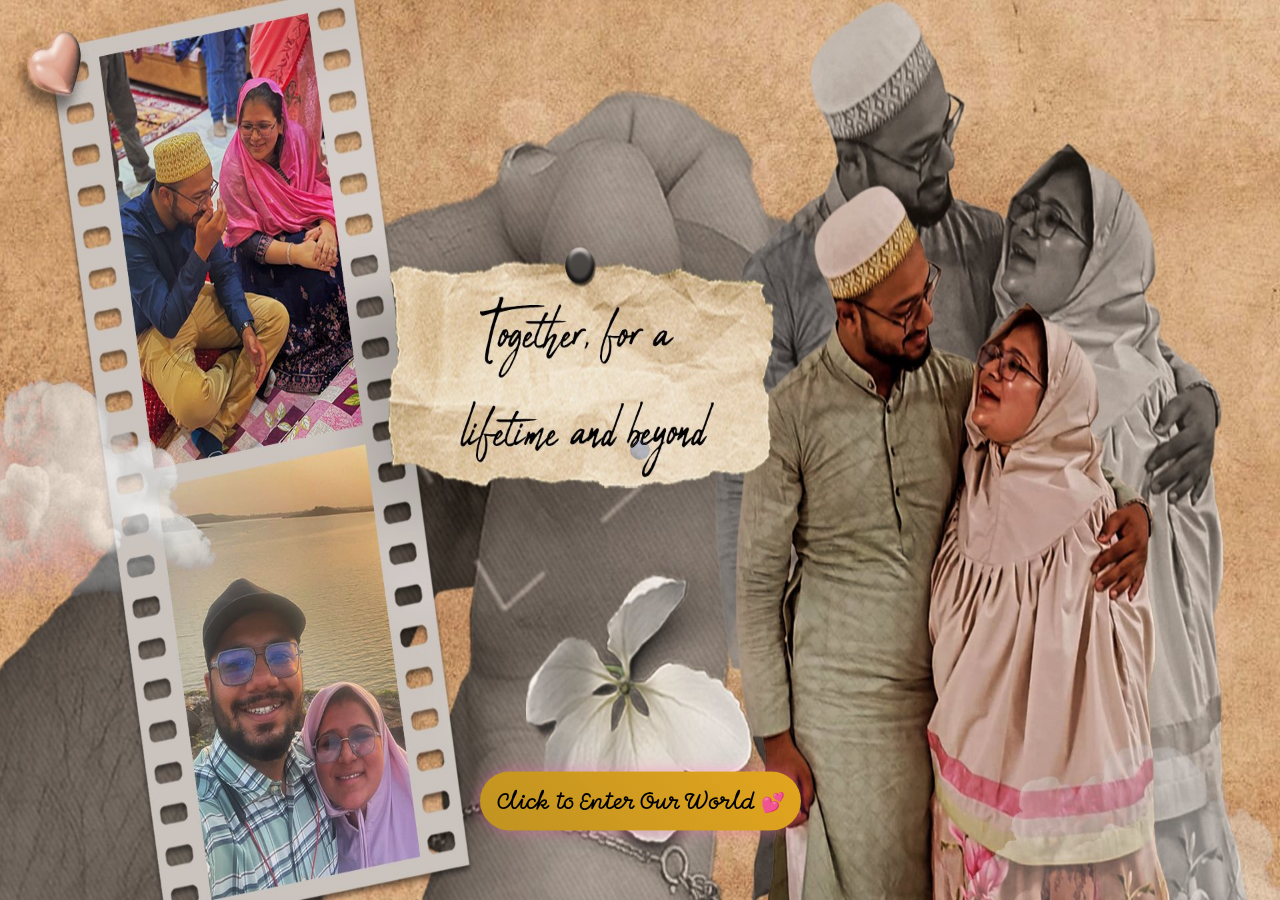
<file: index.html>
<!DOCTYPE html>
<html lang="en">

<head>
    <meta charset="UTF-8">
    <meta name="viewport" content="width=device-width, initial-scale=1.0">
    <title>Happy Birthday Abbas💖</title>
    <script src="https://cdnjs.cloudflare.com/ajax/libs/gsap/3.12.2/gsap.min.js"></script>
    <link rel="stylesheet" href="style.css">
<link rel="preconnect" href="https://fonts.googleapis.com">
<link rel="preconnect" href="https://fonts.gstatic.com" crossorigin>
<link href="https://fonts.googleapis.com/css2?family=Cedarville+Cursive&family=Momo+Signature&display=swap"
    rel="stylesheet">
</head>

<body>
    <div class="cursor"></div>
    <button class="cta-button">Click to Enter Our World 💕</button>
    <script src="script.js">
    </script>
</body>

</html>
</file>
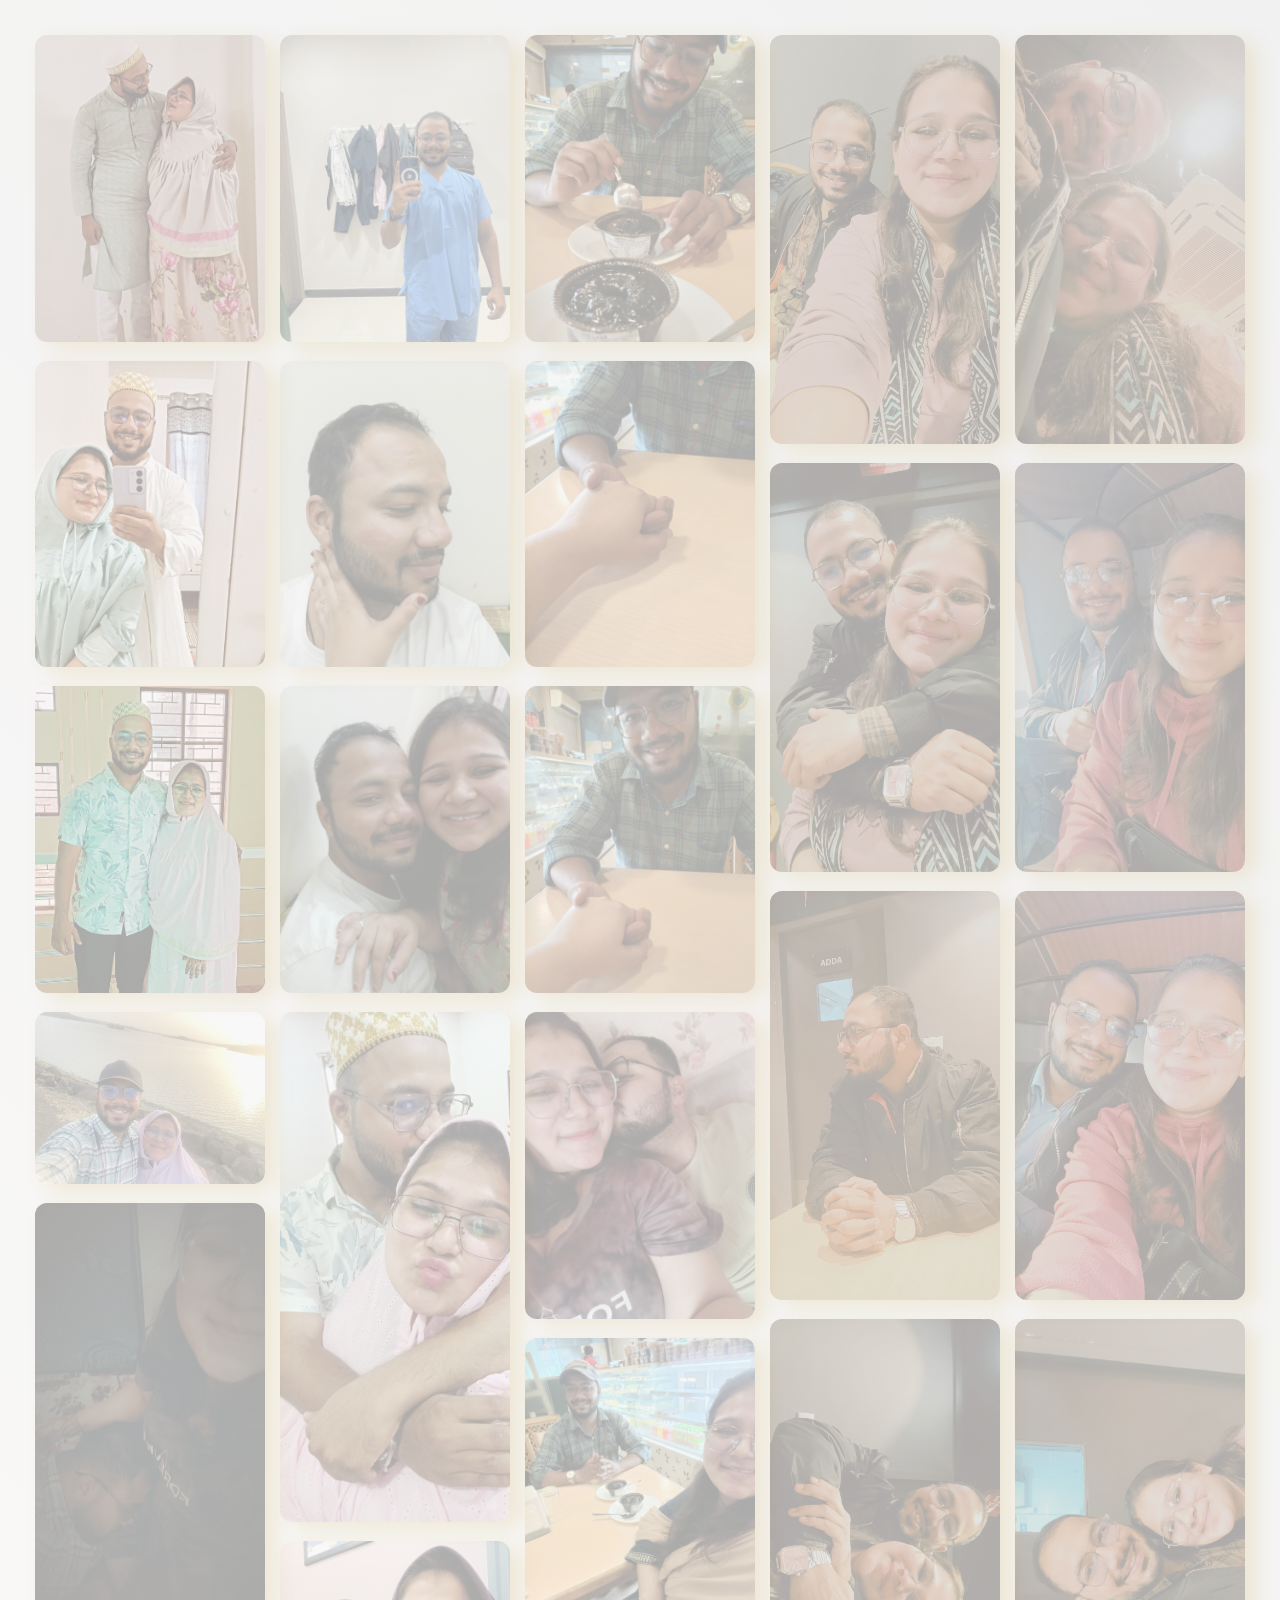
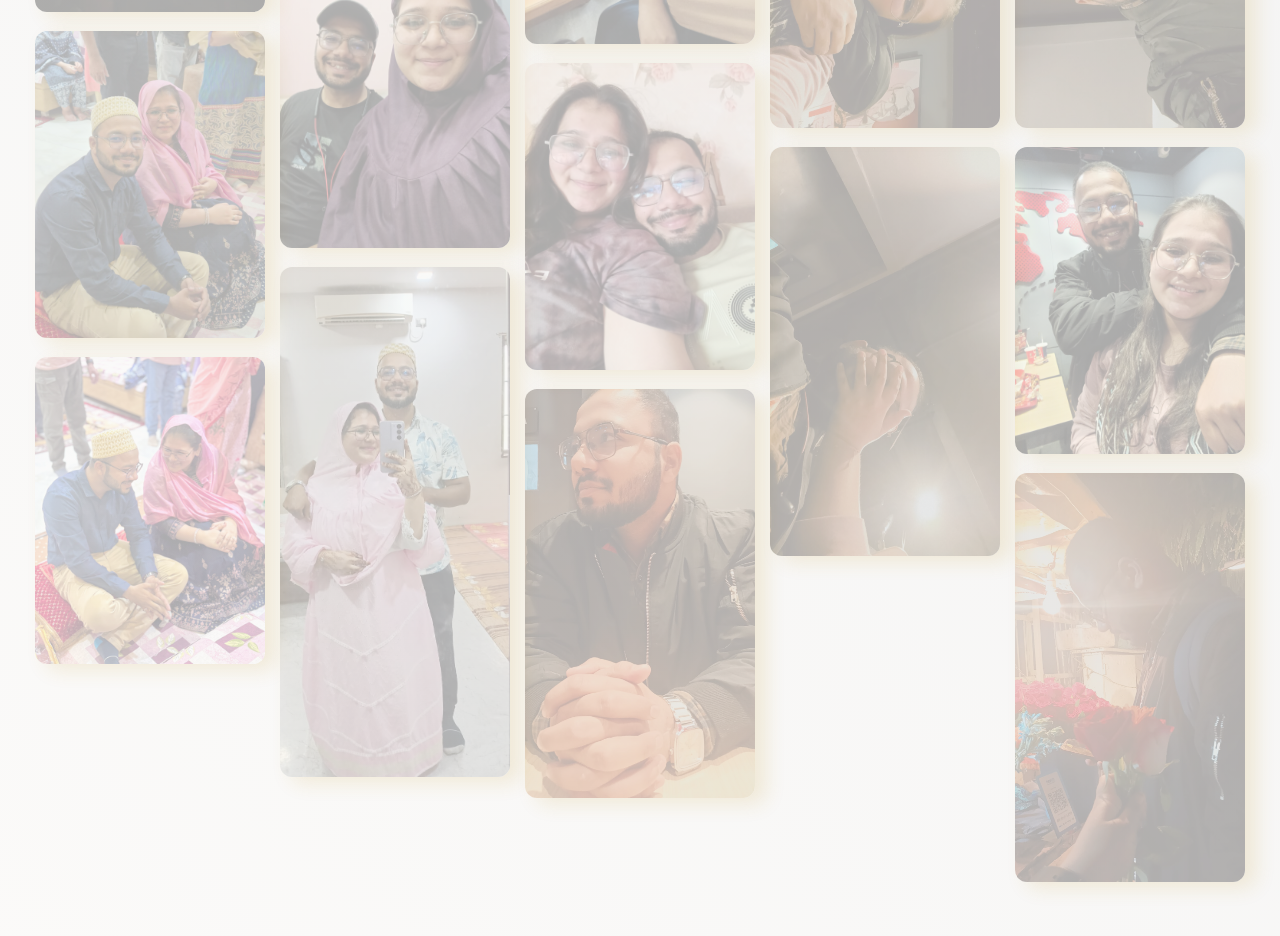
<file: gallery.html>
<!DOCTYPE html>
<html lang="en">

<head>
    <meta charset="UTF-8">
    <meta name="viewport" content="width=device-width, initial-scale=1.0">
    <title>Our Memories</title>
    <link rel="stylesheet" href="./gallery.css">
</head>

<body>
    <div id="gallery">
        <img src="./assests//one.jpeg" alt="">
        <img src="./assests/two.jpeg" alt="">
        <img src="./assests/three.jpeg" alt="">
        <img src="./assests/four.jpeg" alt="">
        <img src="./assests/five.jpeg" alt="">
        <img src="./assests/six.jpeg" alt="">
        <img src="./assests/seven.jpeg" alt="">
        <img src="./assests/eight.jpeg" alt="">
        <img src="./assests/nine.jpeg" alt="">
        <img src="./assests/ten.jpeg" alt="">
        <img src="./assests/eleven.jpeg" alt="">
        <img src="./assests/twelve.jpeg" alt="">
        <img src="./assests/thirteen.jpeg" alt="">
        <img src="./assests/fourteen.jpeg" alt="">
        <img src="./assests/fifteen.jpeg" alt="">
        <img src="./assests/sixteen.jpeg" alt="">
        <img src="./assests/seventeen.jpeg" alt="">
        <img src="./assests/eighteen.jpeg" alt="">
        <img src="./assests/ninteen.jpeg" alt="">
        <img src="./assests/twenty.jpeg" alt="">
        <img src="./assests/twenty-one.jpeg" alt="">
        <img src="./assests/twenty-two.jpeg" alt="">
        <img src="./assests/twenty-three.jpeg" alt="">
        <img src="./assests/twenty-four.jpeg" alt="">
        <img src="./assests/twenty-five.jpeg" alt="">
        <img src="./assests/twenty-six.jpeg" alt="">
        <img src="./assests/twenty-seven.jpeg" alt="">
        <img src="./assests/twenty-eight.jpeg" alt="">
        <img src="./assests/twenty-nine.jpeg" alt="">
        <img src="./assests/thirty.jpeg" alt="">
        <img src="./assests/thirty-one.jpeg" alt="">
    </div>
</body>

</html>
</file>
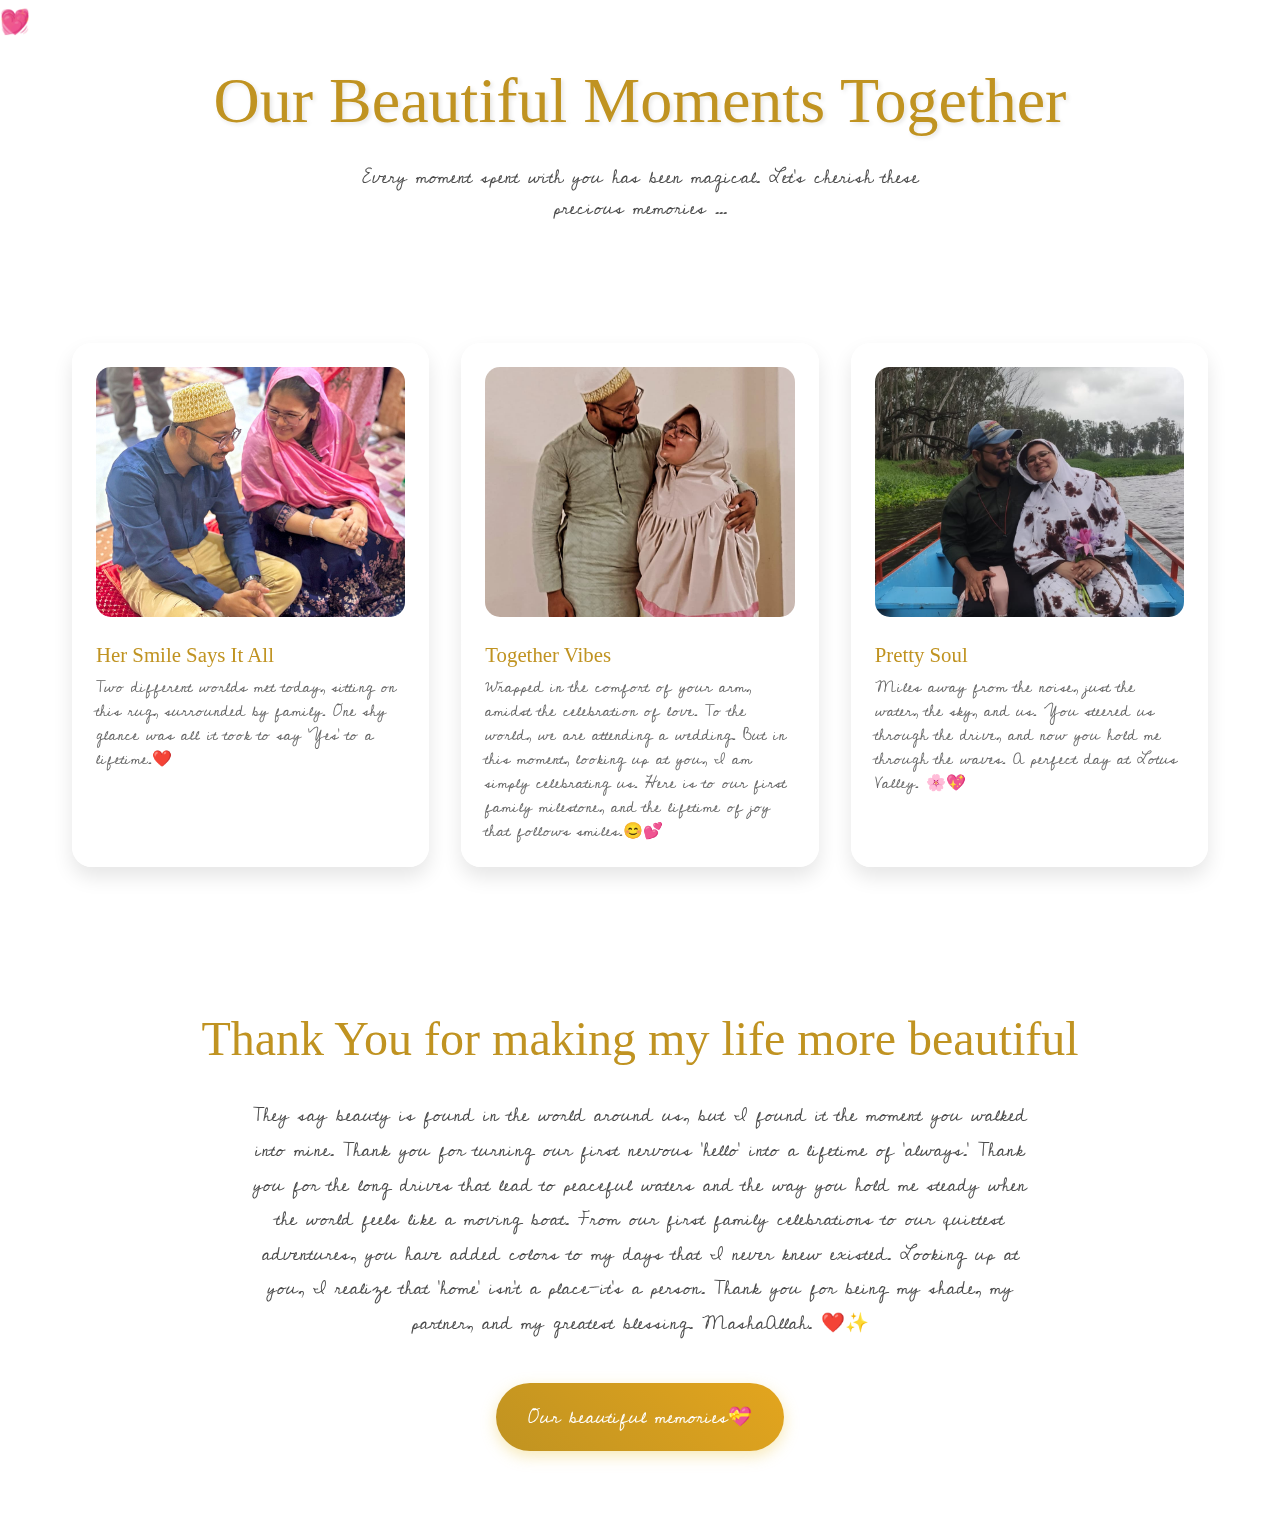
<file: last.html>
<!DOCTYPE html>
<html lang="en">

<head>
    <meta charset="UTF-8">
    <meta name="viewport" content="width=device-width, initial-scale=1.0">
    <title>Our Beautiful Memories ✨</title>
   <link rel="stylesheet" href="./last.css">
<script src="https://cdnjs.cloudflare.com/ajax/libs/gsap/3.12.2/gsap.min.js"></script>
<link rel="preconnect" href="https://fonts.googleapis.com">
<link rel="preconnect" href="https://fonts.gstatic.com" crossorigin>
<link href="https://fonts.googleapis.com/css2?family=Cedarville+Cursive&family=Momo+Signature&display=swap"
    rel="stylesheet">
</head>

<body>
    <div class="magic-sparkles"></div>
    <div class="floating-hearts">
        <!-- Hearts will be generated via CSS -->
        <div class="heart" style="--float-duration: 6s; --delay: 0s; --translate-x: 20px;">💝</div>
        <div class="heart" style="--float-duration: 8s; --delay: 1s; --translate-x: -30px;">💖</div>
        <div class="heart" style="--float-duration: 7s; --delay: 2s; --translate-x: 40px;">💗</div>
        <div class="heart" style="--float-duration: 9s; --delay: 3s; --translate-x: -20px;">💓</div>
        <div class="heart" style="--float-duration: 5s; --delay: 4s; --translate-x: 30px;">💕</div>
    </div>

    <section class="welcome">
        <h1>Our Beautiful Moments Together</h1>
        <p>Every moment spent with you has been magical. Let's cherish these precious memories ...</p>
    </section>

    <div class="memory-container">
        <div class="memory-card">
            <img src="./Front-one.jpeg" alt="First Date" class="memory-img">
            <div class="memory-date">Her Smile Says It All</div>
            <div class="memory-caption">Two different worlds met today, sitting on this rug, surrounded by family. One shy glance was all it took to say 'Yes'
            to a lifetime.❤️</div>
        </div>
        <div class="memory-card">
            <img src="./Front-second.jpeg" alt="Beach Day" class="memory-img">
            <div class="memory-date">Together Vibes</div>
            <div class="memory-caption">Wrapped in the comfort of your arm, amidst the celebration of love.
            To the world, we are attending a wedding.
            But in this moment, looking up at you, I am simply celebrating us.
            Here is to our first family milestone, and the lifetime of joy that follows
                smiles.😊💕</div>
        </div>
        <div class="memory-card">
            <img src="./Front-third.jpeg" alt="Movie Night" class="memory-img">
            <div class="memory-date">Pretty Soul</div>
            <div class="memory-caption">Miles away from the noise, just the water, the sky, and us.
            You steered us through the drive, and now you hold me through the waves.
            A perfect day at Lotus Valley. 🌸💖</div>
        </div>

    </div>

    <section class="final-message">
        <h2>Thank You for making my life more beautiful</h2>
        <p>They say beauty is found in the world around us, but I found it the moment you walked into mine.
        Thank you for turning our first nervous 'hello' into a lifetime of 'always.' Thank you for the long drives that lead to
        peaceful waters and the way you hold me steady when the world feels like a moving boat.
        From our first family celebrations to our quietest adventures, you have added colors to my days that I never knew
        existed. Looking up at you, I realize that 'home' isn't a place—it’s a person.
        Thank you for being my shade, my partner, and my greatest blessing. MashaAllah. ❤️✨</p>
        <a href="./gallery.html" class="goodbye-btn">Our beautiful memories💝</a>
    </section>
</body>

</html>
</file>
<file: style.css>
* {
    margin: 0;
    padding: 0;
    box-sizing: border-box;
    cursor: none;
     font-family: "Momo Signature", cursive;
  font-weight: 400;
  font-style: normal;
}

body {
    min-height: 100vh;
    display: flex;
    flex-direction: column;
    align-items: center;
    justify-content: center;
    /* background: linear-gradient(-45deg, #cfb251b0, #a38e32, #3f3219ad, #b0a20cda); */
    /* background-color: rgba(113, 86, 27, 0.523); */
    background-image: url(./Zain\ mampsd.jpg);
    background-size: 100% 100%;
    animation: gradientBG 15s ease infinite;
    font-family: 'Arial Rounded MT Bold', Arial, sans-serif;
    overflow: hidden;
    position: relative;
}

.cursor {
    width: 20px;
    height: 20px;
    background: rgb(56, 40, 7);
    border-radius: 50%;
    position: fixed;
    pointer-events: none;
    mix-blend-mode: difference;
    transition: transform 0.2s;
}

.cta-button {
    position: absolute;
    bottom: 3rem;
    padding: 1rem 1rem;
    font-size: 1.2rem;
    background: linear-gradient(45deg, #c09321, #e3a51e);
    border: none;
    border-radius: 50px;
    color: black;
    cursor: pointer;
    box-shadow: 0 0 15px rgba(255, 105, 180, 0.5);
    transition: transform 0.3s, box-shadow 0.3s;
    opacity: 0;
}

.cta-button:hover {
    transform: scale(1.1);
    box-shadow: 0 0 25px rgba(255, 105, 180, 0.7);
}

.floating {
    position: absolute;
    pointer-events: none;
    opacity: 0;
}

@keyframes gradientBG {
    0% { background-position: 0% 50%; }
    50% { background-position: 100% 50%; }
    100% { background-position: 0% 50%; }
}

@media (max-width: 768px) {
      body{
        background-size: cover;
    }
    h1 { font-size: 2rem; }
    .greeting { font-size: 1.2rem; }
    .cta-button { font-size: 1rem; }
  
}
</file>
<file: gallery.css>
* {
  margin: 0;
  padding: 0;
  box-sizing: border-box;
}

body {
  min-height: 100vh;
    background: linear-gradient(45deg, #f6f4f175, #f1f1f1);
  padding: 20px;
}

/* ===== GALLERY ===== */
#gallery {
  width: 100%;
  max-width: 1400px;
  margin: auto;

  column-count: 5;
  column-gap: 15px;

  border-radius: 12px;
  padding: 15px;
}

/* ===== IMAGES ===== */
#gallery img {
  width: 100%;
  margin-bottom: 15px;
  border-radius: 12px;
  cursor: pointer;
  break-inside: avoid;
  object-fit: cover;

  opacity: 0.3;
  transition: transform 5s ease, opacity 0.4s ease, box-shadow 0.4s ease;
  cursor: pointer;
  box-shadow: 11px 6px 20px rgba(192, 147, 33, 0.5);
}

#gallery img:hover {
  opacity: 1;
  transform: scale(1.07);
  box-shadow: 3px 3px 7px 3pxrgba(192, 147, 33, 0.5);
}

/* ===== TABLET ===== */
@media (max-width: 1024px) {
  #gallery {
    column-count: 4;
  }
}

/* ===== MOBILE ===== */
@media (max-width: 768px) {
  #gallery {
    column-count: 3;
  }
}

@media (max-width: 480px) {
  #gallery {
    column-count: 2;
    padding: 10px;
  }
}
</file>
<file: last.css>
* {
    margin: 0;
    padding: 0;
    box-sizing: border-box;
    font-family: "Cedarville Cursive", cursive;
    font-weight: 400;
    font-style: normal;
}

body {
    min-height: 100vh;
    /* background: linear-gradient(135deg,
            #ffd1dc 0%,
            #e6e6fa 25%,
            #ffefd5 50%,
            #e6e6fa 75%,
            #ffd1dc 100%); */
    background-size: 400% 400%;
    animation: gradientFlow 15s ease infinite;
    font-family: 'Quicksand', sans-serif;
    overflow-x: hidden;
    color: #4a4a4a;
}

@keyframes gradientFlow {
    0% {
        background-position: 0% 50%;
    }

    50% {
        background-position: 100% 50%;
    }

    100% {
        background-position: 0% 50%;
    }
}

/* Enhanced Sparkle Effect */
.magic-sparkles {
    position: fixed;
    top: 0;
    left: 0;
    width: 100%;
    height: 100%;
    pointer-events: none;
    z-index: 1;
}

.sparkle {
    position: absolute;
    width: 6px;
    height: 6px;
    border-radius: 50%;
    background-color: white;
    animation: twinkle var(--duration, 4s) ease-in-out infinite;
    opacity: 0;
}

@keyframes twinkle {

    0%,
    100% {
        opacity: 0;
        transform: scale(0.5);
    }

    50% {
        opacity: 0.8;
        transform: scale(1);
    }
}

/* Generate 50 sparkles with different positions and animations */
.magic-sparkles::before,
.magic-sparkles::after {
    content: '';
    position: absolute;
    width: 100%;
    height: 100%;
    background-image: radial-gradient(circle, white 1px, transparent 1px);
    background-size: 50px 50px;
    animation: sparkleLayer 8s linear infinite;
    opacity: 0.5;
}

.magic-sparkles::after {
    animation-delay: -4s;
    transform: rotate(45deg);
}

@keyframes sparkleLayer {
    0% {
        transform: translateY(0);
    }

    100% {
        transform: translateY(-50px);
    }
}

/* Floating Hearts */
.floating-hearts {
    position: fixed;
    width: 100%;
    height: 100%;
    pointer-events: none;
    z-index: 2;
}

.heart {
    position: absolute;
    font-size: 1.5rem;
    color: rgba(255, 105, 180, 0.6);
    animation: floatHeart var(--float-duration, 6s) ease-in-out infinite;
    animation-delay: var(--delay, 0s);
}

@keyframes floatHeart {
    0% {
        transform: translate(0, 100vh) rotate(0deg);
    }

    100% {
        transform: translate(var(--translate-x, 0), -100vh) rotate(360deg);
    }
}

/* Welcome Section */
.welcome {
    text-align: center;
    padding: 4rem 2rem;
    position: relative;
    z-index: 3;
}

.welcome h1 {
    font-family: 'Dancing Script', cursive;
    font-size: 4rem;
    color: #c09321;
    text-shadow: 2px 2px 4px rgba(0, 0, 0, 0.1);
    animation: fadeInScale 2s ease;
}

.welcome p {
    font-size: 1.2rem;
    max-width: 600px;
    margin: 1.5rem auto;
    line-height: 1.6;
    animation: fadeIn 2s ease 0.5s both;
}

/* Enhanced Memory Cards */
.memory-container {
    max-width: 1200px;
    margin: 0 auto;
    padding: 2rem;
    display: grid;
    grid-template-columns: repeat(auto-fit, minmax(300px, 1fr));
    gap: 2rem;
    z-index: 3;
    position: relative;
}

.memory-card {
    background: rgba(255, 255, 255, 0.9);
    border-radius: 20px;
    padding: 1.5rem;
    box-shadow: 0 10px 20px rgba(0, 0, 0, 0.1);
    transition: all 0.5s cubic-bezier(0.4, 0, 0.2, 1);
    position: relative;
    overflow: hidden;
}

.memory-card:hover {
    transform: translateY(-10px) scale(1.02);
    box-shadow: 0 15px 30px rgba(0, 0, 0, 0.15);
}

.memory-card::before {
    content: '';
    position: absolute;
    top: 0;
    left: 0;
    width: 100%;
    height: 100%;
    background: linear-gradient(45deg, transparent, rgba(255, 255, 255, 0.4), transparent);
    transform: translateX(-100%);
    transition: 0.5s;
}

.memory-card:hover::before {
    transform: translateX(100%);
}

.memory-img {
    width: 100%;
    height: 250px;
    object-fit: cover;
    border-radius: 15px;
    margin-bottom: 1rem;
    transition: transform 0.5s ease;
}

.memory-card:hover .memory-img {
    transform: scale(1.05);
}

.memory-date {
    font-family: 'Dancing Script', cursive;
    color: #c09321;
    font-size: 1.3rem;
    margin-bottom: 0.5rem;
}

.memory-caption {
    font-size: 1rem;
    line-height: 1.5;
    color: #666;
}

/* Final Message Section */
.final-message {
    text-align: center;
    padding: 4rem 2rem;
    background: rgba(255, 255, 255, 0.3);
    backdrop-filter: blur(10px);
    margin-top: 3rem;
    position: relative;
    z-index: 3;
    /* display: flex;
    flex-direction: column; */
}

.final-message h2 {
    font-family: 'Dancing Script', cursive;
    font-size: 3rem;
    color: #c09321;
    margin-bottom: 2rem;
    animation: heartbeat 2s infinite;
}

@keyframes heartbeat {

    0%,
    100% {
        transform: scale(1);
    }

    50% {
        transform: scale(1.1);
    }
}

.final-message p {
    font-size: 1.2rem;
    max-width: 800px;
    margin: 0 auto 2rem;
    line-height: 1.8;
}

.goodbye-btn {
    margin-top: 11px;
    display: inline-block;
    padding: 1rem 2rem;
    font-size: 1.2rem;
    background: linear-gradient(45deg, #c09321, #e3a51e);
    color: white;
    border: none;
    border-radius: 50px;
    cursor: pointer;
    text-decoration: none;
    transition: all 0.3s ease;
    box-shadow: 0 5px 15px rgba(235, 200, 74, 0.4);
    animation: float 3s infinite ease-in-out;
}

.goodbye-btn:hover {
    transform: translateY(-5px);
    box-shadow: 0 8px 20px rgba(220, 193, 59, 0.6);
}

@keyframes float {

    0%,
    100% {
        transform: translateY(0);
    }

    50% {
        transform: translateY(-10px);
    }
}

/* Animations */
@keyframes fadeInScale {
    0% {
        opacity: 0;
        transform: scale(0.8);
    }

    100% {
        opacity: 1;
        transform: scale(1);
    }
}

@keyframes fadeIn {
    0% {
        opacity: 0;
    }

    100% {
        opacity: 1;
    }
}

/* Generate Hearts */
.js-generate-hearts {
    position: fixed;
    width: 100%;
    height: 100%;
    pointer-events: none;
    z-index: 2;
}

/* Custom Scrollbar */
::-webkit-scrollbar {
    width: 12px;
}

::-webkit-scrollbar-track {
    background: rgba(255, 255, 255, 0.4);
}

::-webkit-scrollbar-thumb {
    background: linear-gradient(45deg, #c09321, #e3a51e);
    border-radius: 6px;
}

/* Responsive Design */
@media (max-width: 768px) {
    .welcome h1 {
        font-size: 3rem;
    }

    .memory-container {
        grid-template-columns: 1fr;
    }

    .final-message h2 {
        font-size: 2.5rem;
    }
}
</file>
